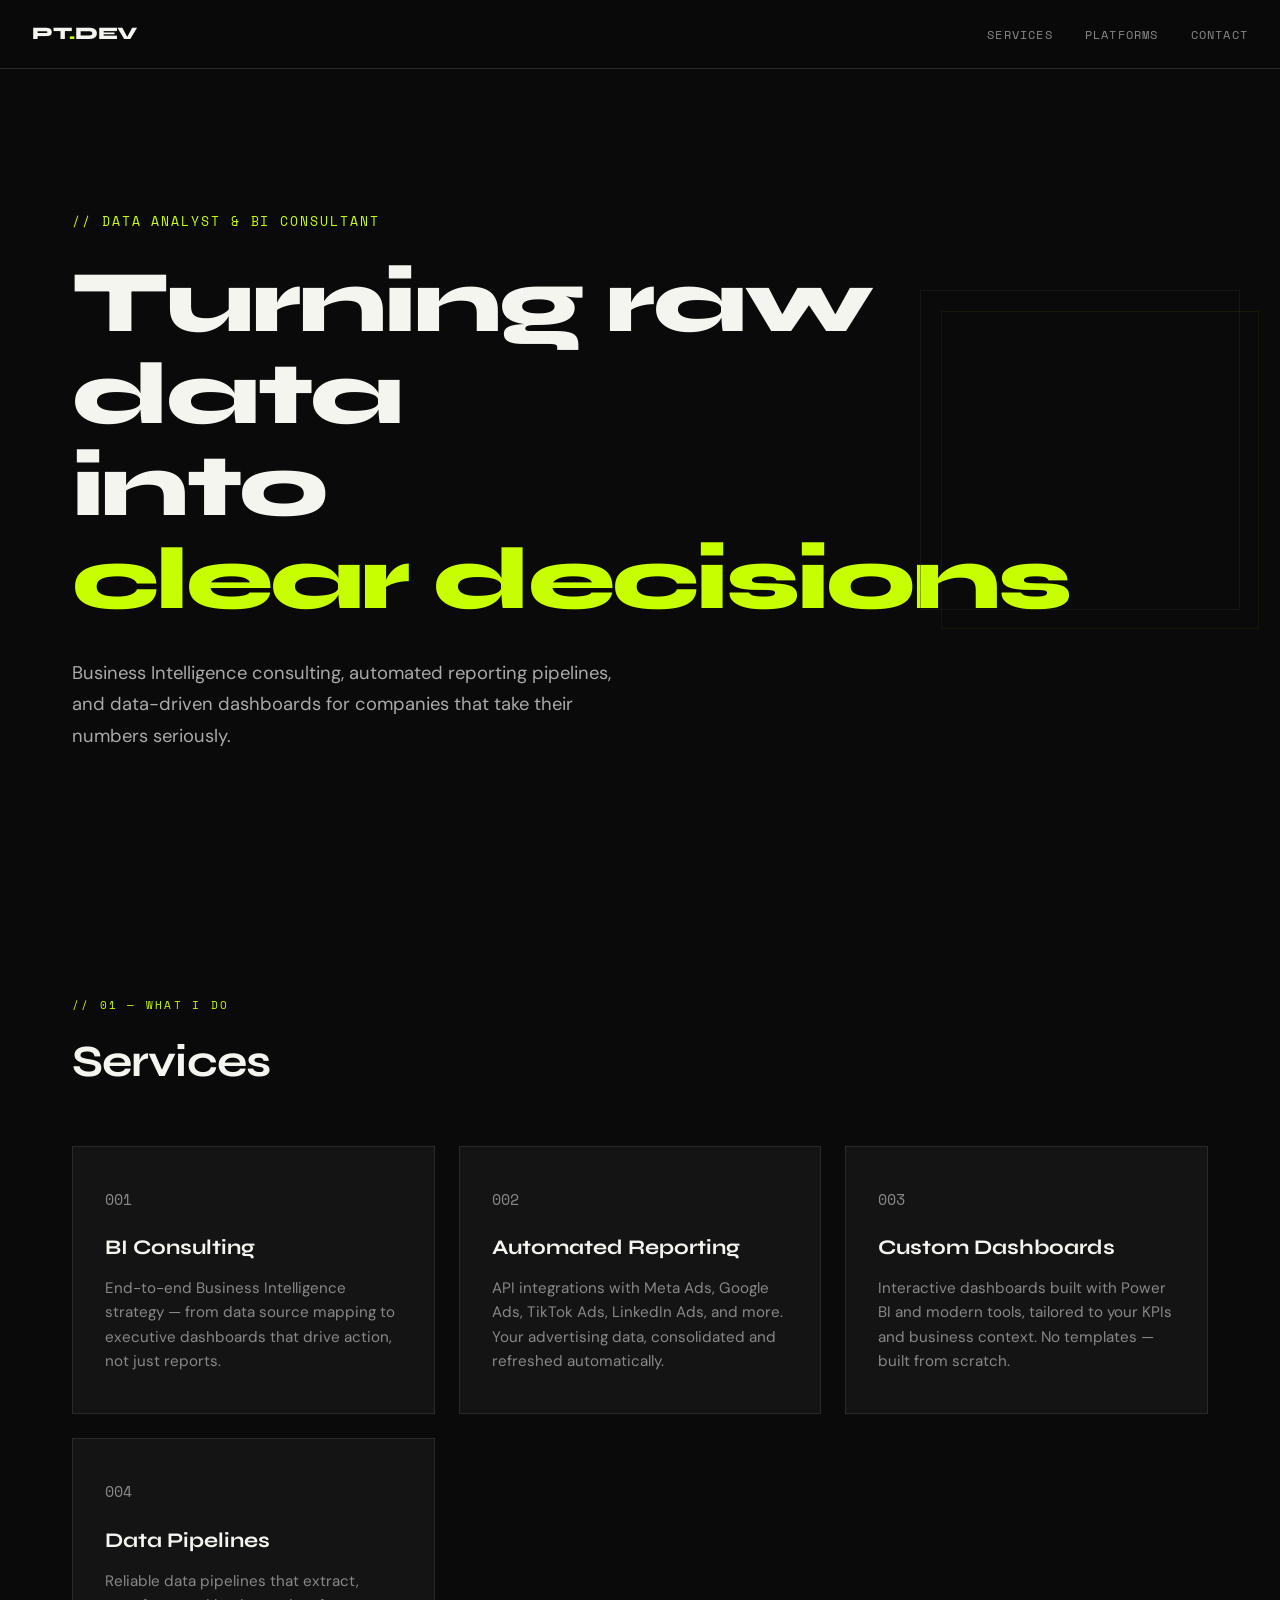
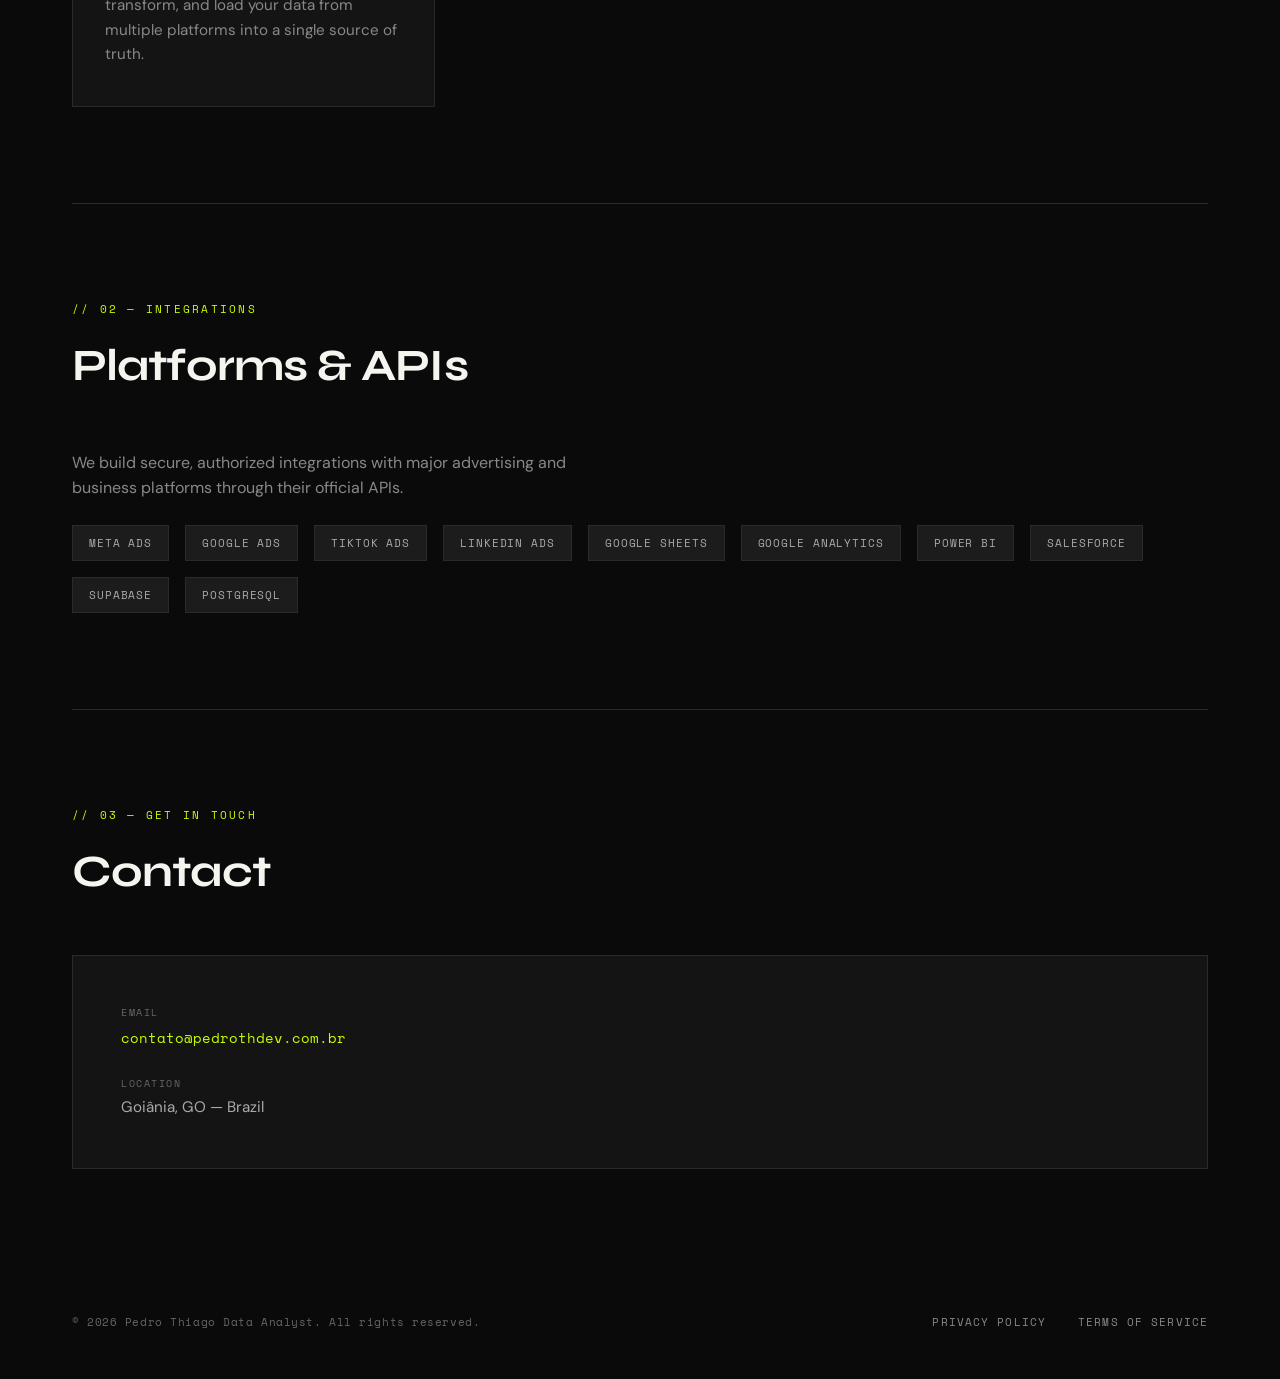
<file: index.html>
<!DOCTYPE html>
<html lang="en">
<head>
  <meta charset="UTF-8">
  <meta name="viewport" content="width=device-width, initial-scale=1.0">
  <link rel="shortcut icon" href="/favicon.ico" type="image/x-icon">
  <title>Pedro Thiago — Data Analyst & BI Consultant</title>
  <link rel="preconnect" href="https://fonts.googleapis.com">
  <link rel="preconnect" href="https://fonts.gstatic.com" crossorigin>
  <link href="https://fonts.googleapis.com/css2?family=Syne:wght@400;500;600;700;800&family=Space+Mono:ital,wght@0,400;0,700;1,400&family=DM+Sans:ital,opsz,wght@0,9..40,300;0,9..40,400;0,9..40,500;0,9..40,600;1,9..40,300;1,9..40,400&display=swap" rel="stylesheet">
  <link rel="stylesheet" href="/styles.css">
</head>
<body>

  <!-- ═══════════════ NAVIGATION ═══════════════ -->
  <nav>
    <a href="/" class="nav-logo">PT<span>.</span>DEV</a>
    <ul class="nav-links">
      <li><a href="#services">Services</a></li>
      <li><a href="#platforms">Platforms</a></li>
      <li><a href="#contact">Contact</a></li>
    </ul>
  </nav>

  <!-- ═══════════════ MAIN CONTENT ═══════════════ -->
    <!-- HERO -->
    <header class="hero">
      <p class="hero-tag">// Data Analyst & BI Consultant</p>
      <h1>
        Turning raw data<br>
        into <span class="accent">clear decisions</span>
      </h1>
      <p class="hero-desc">
        Business Intelligence consulting, automated reporting pipelines, and data-driven dashboards for companies that take their numbers seriously.
      </p>
      <div class="hero-grid-decoration" aria-hidden="true"></div>
    </header>

    <!-- SERVICES -->
    <section id="services">
      <p class="section-label">// 01 — What I do</p>
      <h2 class="section-title">Services</h2>
      <div class="services-grid">
        <div class="service-card">
          <p class="service-number">001</p>
          <h3>BI Consulting</h3>
          <p>End-to-end Business Intelligence strategy — from data source mapping to executive dashboards that drive action, not just reports.</p>
        </div>
        <div class="service-card">
          <p class="service-number">002</p>
          <h3>Automated Reporting</h3>
          <p>API integrations with Meta Ads, Google Ads, TikTok Ads, LinkedIn Ads, and more. Your advertising data, consolidated and refreshed automatically.</p>
        </div>
        <div class="service-card">
          <p class="service-number">003</p>
          <h3>Custom Dashboards</h3>
          <p>Interactive dashboards built with Power BI and modern tools, tailored to your KPIs and business context. No templates — built from scratch.</p>
        </div>
        <div class="service-card">
          <p class="service-number">004</p>
          <h3>Data Pipelines</h3>
          <p>Reliable data pipelines that extract, transform, and load your data from multiple platforms into a single source of truth.</p>
        </div>
      </div>
    </section>

    <div class="divider"><hr></div>

    <!-- PLATFORMS -->
    <section id="platforms">
      <p class="section-label">// 02 — Integrations</p>
      <h2 class="section-title">Platforms & APIs</h2>
      <p style="color: var(--gray-400); margin-bottom: 1.5rem; max-width: 560px;">
        We build secure, authorized integrations with major advertising and business platforms through their official APIs.
      </p>
      <div class="platforms">
        <span class="platform-tag">Meta Ads</span>
        <span class="platform-tag">Google Ads</span>
        <span class="platform-tag">TikTok Ads</span>
        <span class="platform-tag">LinkedIn Ads</span>
        <span class="platform-tag">Google Sheets</span>
        <span class="platform-tag">Google Analytics</span>
        <span class="platform-tag">Power BI</span>
        <span class="platform-tag">Salesforce</span>
        <span class="platform-tag">Supabase</span>
        <span class="platform-tag">PostgreSQL</span>
      </div>
    </section>

    <div class="divider"><hr></div>

    <!-- CONTACT -->
    <section id="contact">
      <p class="section-label">// 03 — Get in touch</p>
      <h2 class="section-title">Contact</h2>
      <div class="contact-block">
        <div>
          <p class="contact-label">Email</p>
          <a href="mailto:contato@pedrothdev.com.br">contato@pedrothdev.com.br</a>
        </div>
        <div>
          <p class="contact-label">Location</p>
          <p style="color: var(--gray-300); font-size: 0.95rem;">Goiânia, GO — Brazil</p>
        </div>
      </div>
    </section>

  <!-- ═══════════════ FOOTER ═══════════════ -->
  <footer>
    <p class="footer-copy">© 2026 Pedro Thiago Data Analyst. All rights reserved.</p>
    <div class="footer-legal">
      <a href="/privacy-policy/">Privacy Policy</a>
      <a href="/terms-of-service/">Terms of Service</a>
    </div>
  </footer>

</body>
</html>
</file>
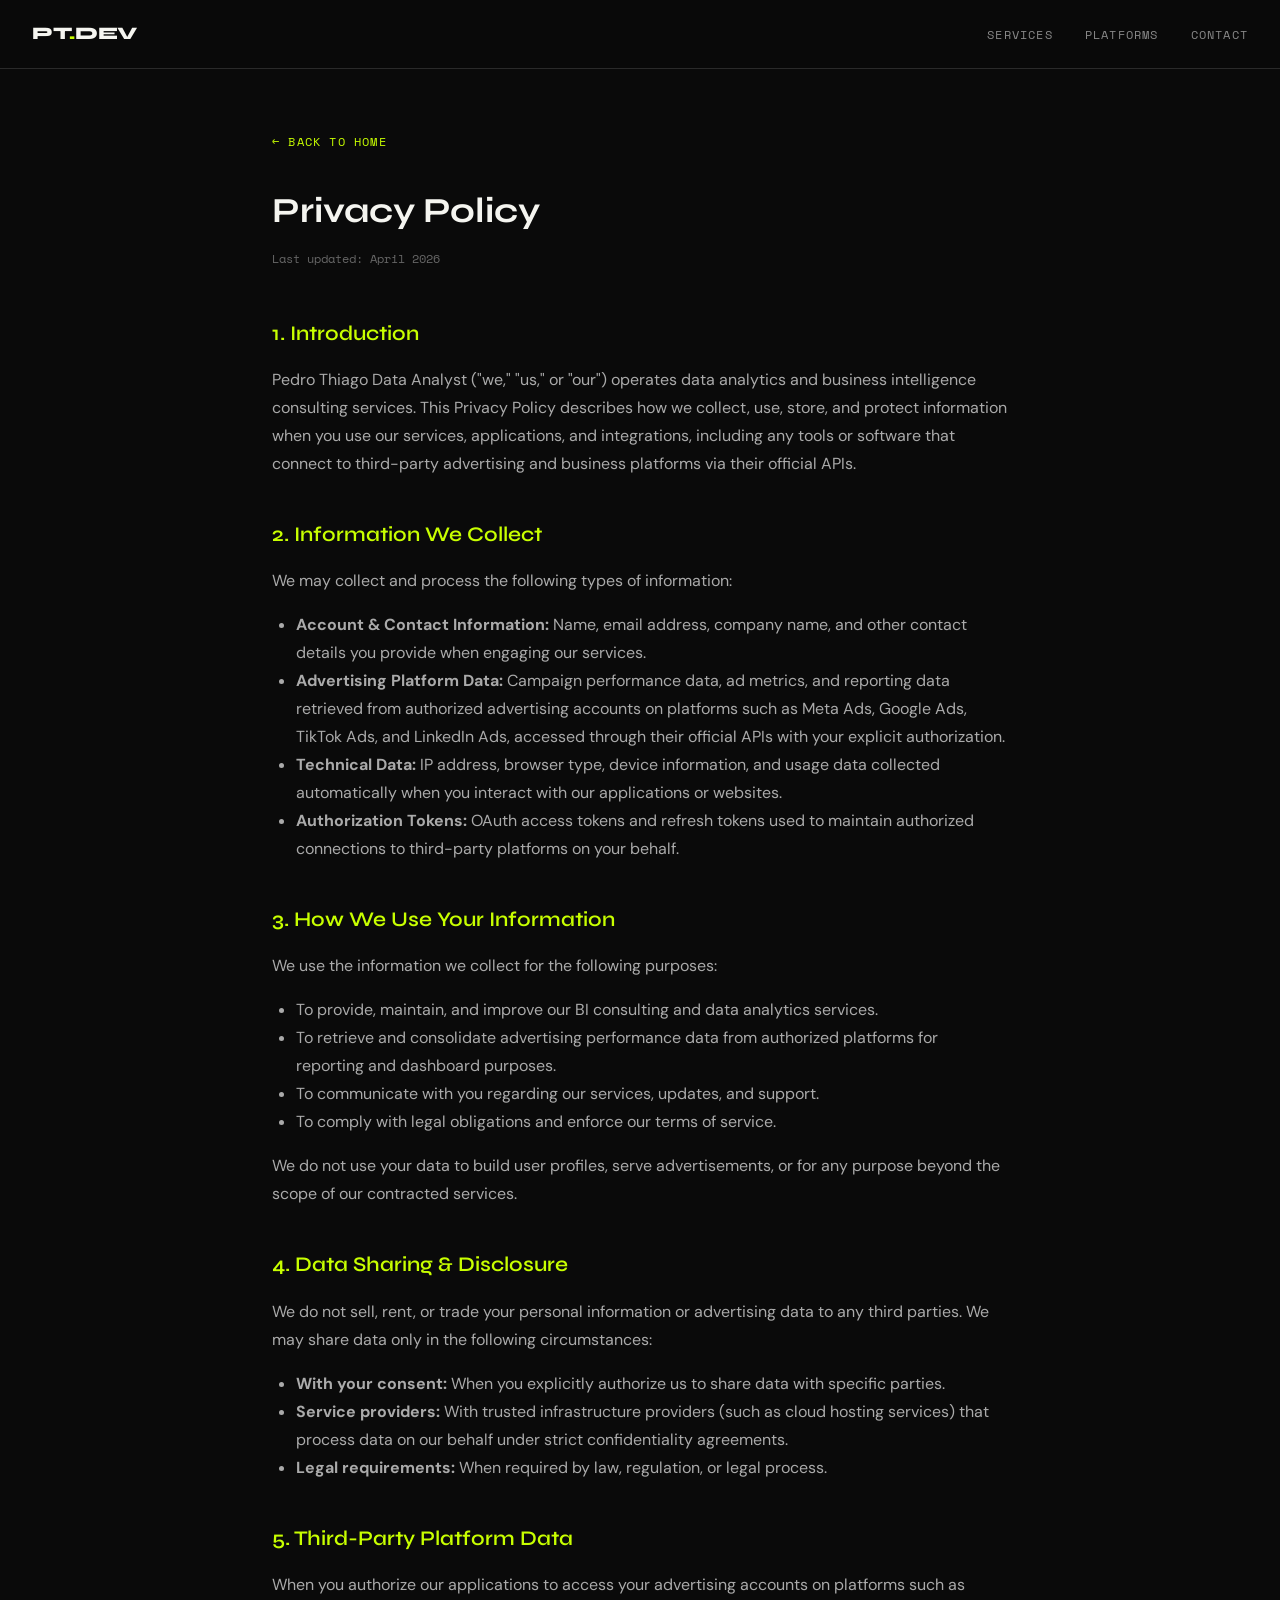
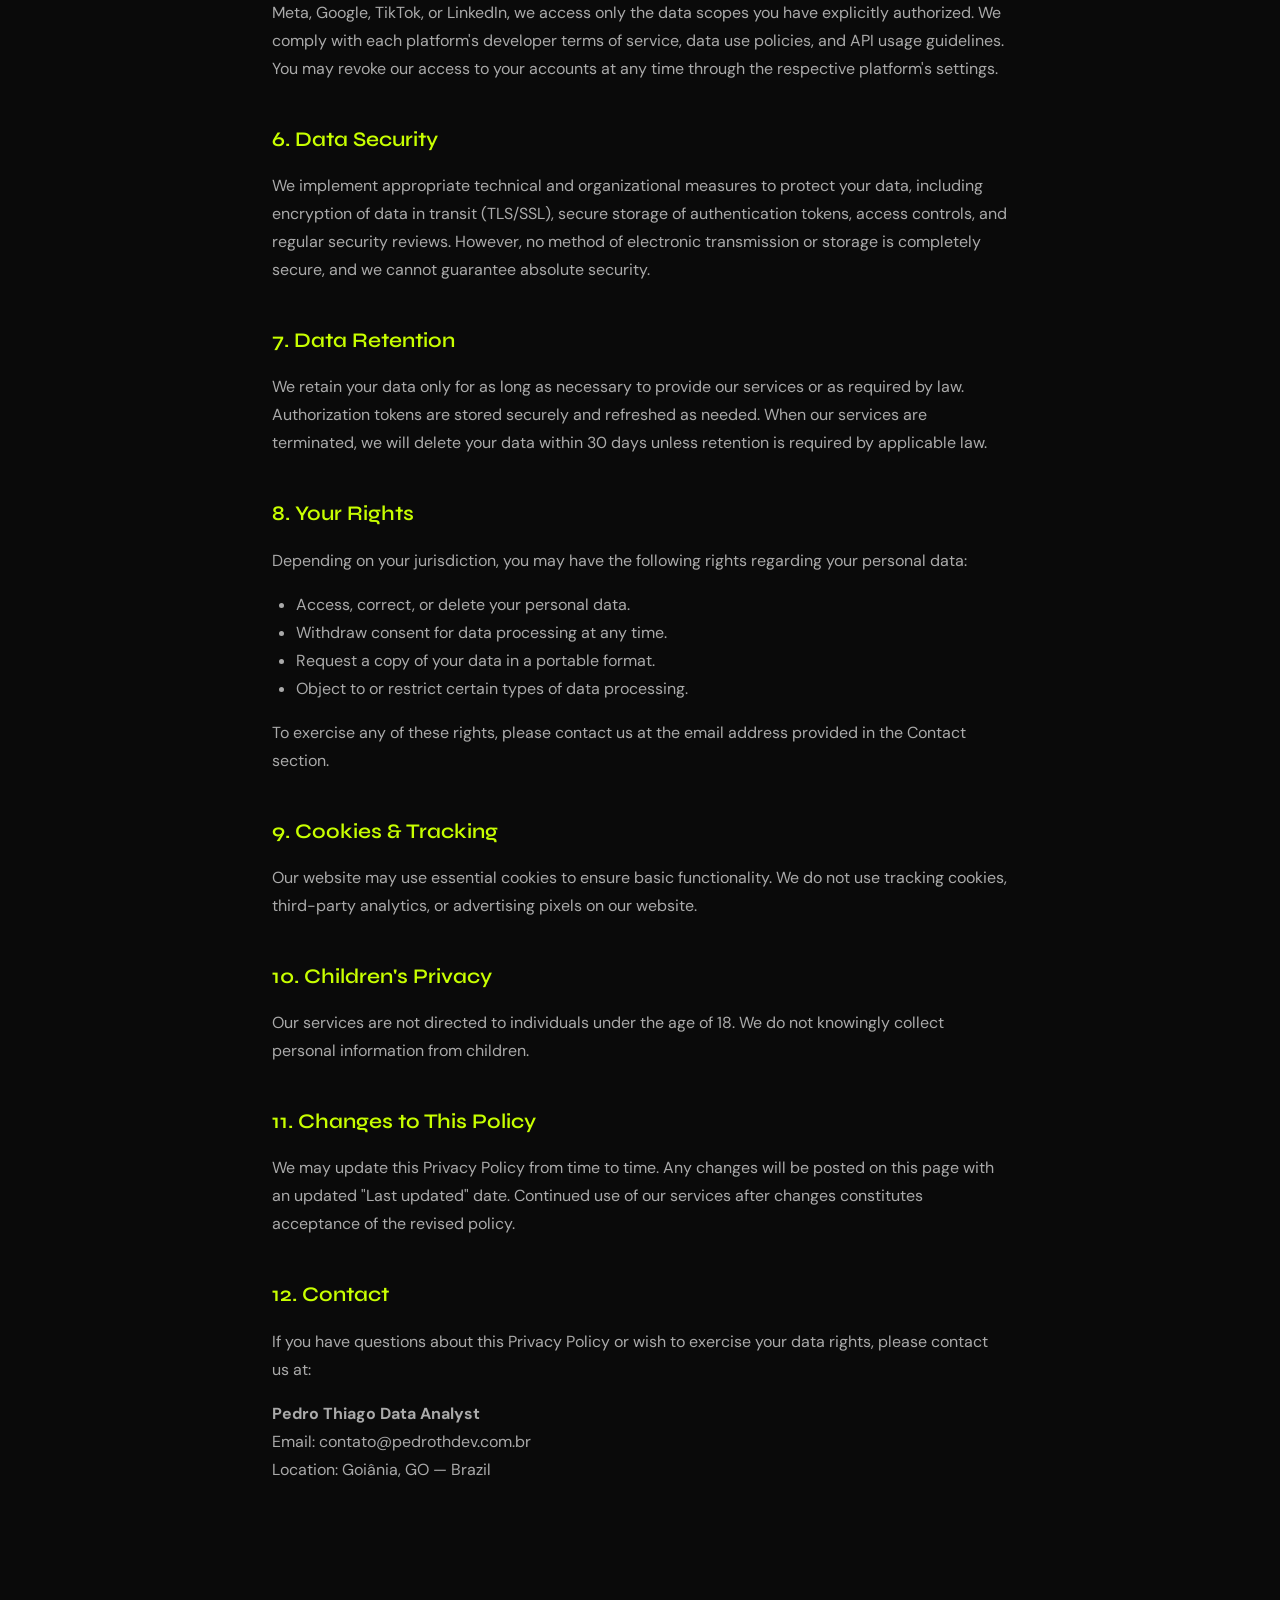
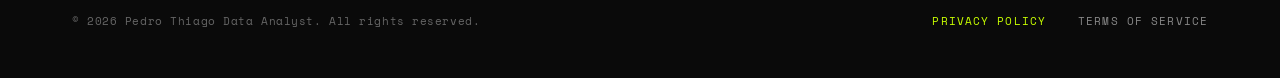
<file: privacy-policy/index.html>
<!DOCTYPE html>
<html lang="en">
<head>
  <meta charset="UTF-8">
  <meta name="viewport" content="width=device-width, initial-scale=1.0">
  <link rel="shortcut icon" href="/favicon.ico" type="image/x-icon">
  <title>Privacy Policy — Pedro Thiago</title>
  <link rel="preconnect" href="https://fonts.googleapis.com">
  <link rel="preconnect" href="https://fonts.gstatic.com" crossorigin>
  <link href="https://fonts.googleapis.com/css2?family=Syne:wght@400;500;600;700;800&family=Space+Mono:ital,wght@0,400;0,700;1,400&family=DM+Sans:ital,opsz,wght@0,9..40,300;0,9..40,400;0,9..40,500;0,9..40,600;1,9..40,300;1,9..40,400&display=swap" rel="stylesheet">
  <link rel="stylesheet" href="/styles.css">
</head>
<body>

  <nav>
    <a href="/" class="nav-logo">PT<span>.</span>DEV</a>
    <ul class="nav-links">
      <li><a href="/#services">Services</a></li>
      <li><a href="/#platforms">Platforms</a></li>
      <li><a href="/#contact">Contact</a></li>
    </ul>
  </nav>

  <main class="legal-page">
    <a href="/" class="back-link">← Back to Home</a>
    <h1>Privacy Policy</h1>
    <p class="legal-date">Last updated: April 2026</p>

    <h2>1. Introduction</h2>
    <p>Pedro Thiago Data Analyst ("we," "us," or "our") operates data analytics and business intelligence consulting services. This Privacy Policy describes how we collect, use, store, and protect information when you use our services, applications, and integrations, including any tools or software that connect to third-party advertising and business platforms via their official APIs.</p>

    <h2>2. Information We Collect</h2>
    <p>We may collect and process the following types of information:</p>
    <ul>
      <li><strong>Account & Contact Information:</strong> Name, email address, company name, and other contact details you provide when engaging our services.</li>
      <li><strong>Advertising Platform Data:</strong> Campaign performance data, ad metrics, and reporting data retrieved from authorized advertising accounts on platforms such as Meta Ads, Google Ads, TikTok Ads, and LinkedIn Ads, accessed through their official APIs with your explicit authorization.</li>
      <li><strong>Technical Data:</strong> IP address, browser type, device information, and usage data collected automatically when you interact with our applications or websites.</li>
      <li><strong>Authorization Tokens:</strong> OAuth access tokens and refresh tokens used to maintain authorized connections to third-party platforms on your behalf.</li>
    </ul>

    <h2>3. How We Use Your Information</h2>
    <p>We use the information we collect for the following purposes:</p>
    <ul>
      <li>To provide, maintain, and improve our BI consulting and data analytics services.</li>
      <li>To retrieve and consolidate advertising performance data from authorized platforms for reporting and dashboard purposes.</li>
      <li>To communicate with you regarding our services, updates, and support.</li>
      <li>To comply with legal obligations and enforce our terms of service.</li>
    </ul>
    <p>We do not use your data to build user profiles, serve advertisements, or for any purpose beyond the scope of our contracted services.</p>

    <h2>4. Data Sharing & Disclosure</h2>
    <p>We do not sell, rent, or trade your personal information or advertising data to any third parties. We may share data only in the following circumstances:</p>
    <ul>
      <li><strong>With your consent:</strong> When you explicitly authorize us to share data with specific parties.</li>
      <li><strong>Service providers:</strong> With trusted infrastructure providers (such as cloud hosting services) that process data on our behalf under strict confidentiality agreements.</li>
      <li><strong>Legal requirements:</strong> When required by law, regulation, or legal process.</li>
    </ul>

    <h2>5. Third-Party Platform Data</h2>
    <p>When you authorize our applications to access your advertising accounts on platforms such as Meta, Google, TikTok, or LinkedIn, we access only the data scopes you have explicitly authorized. We comply with each platform's developer terms of service, data use policies, and API usage guidelines. You may revoke our access to your accounts at any time through the respective platform's settings.</p>

    <h2>6. Data Security</h2>
    <p>We implement appropriate technical and organizational measures to protect your data, including encryption of data in transit (TLS/SSL), secure storage of authentication tokens, access controls, and regular security reviews. However, no method of electronic transmission or storage is completely secure, and we cannot guarantee absolute security.</p>

    <h2>7. Data Retention</h2>
    <p>We retain your data only for as long as necessary to provide our services or as required by law. Authorization tokens are stored securely and refreshed as needed. When our services are terminated, we will delete your data within 30 days unless retention is required by applicable law.</p>

    <h2>8. Your Rights</h2>
    <p>Depending on your jurisdiction, you may have the following rights regarding your personal data:</p>
    <ul>
      <li>Access, correct, or delete your personal data.</li>
      <li>Withdraw consent for data processing at any time.</li>
      <li>Request a copy of your data in a portable format.</li>
      <li>Object to or restrict certain types of data processing.</li>
    </ul>
    <p>To exercise any of these rights, please contact us at the email address provided in the Contact section.</p>

    <h2>9. Cookies & Tracking</h2>
    <p>Our website may use essential cookies to ensure basic functionality. We do not use tracking cookies, third-party analytics, or advertising pixels on our website.</p>

    <h2>10. Children's Privacy</h2>
    <p>Our services are not directed to individuals under the age of 18. We do not knowingly collect personal information from children.</p>

    <h2>11. Changes to This Policy</h2>
    <p>We may update this Privacy Policy from time to time. Any changes will be posted on this page with an updated "Last updated" date. Continued use of our services after changes constitutes acceptance of the revised policy.</p>

    <h2>12. Contact</h2>
    <p>If you have questions about this Privacy Policy or wish to exercise your data rights, please contact us at:</p>
    <p><strong>Pedro Thiago Data Analyst</strong><br>
    Email: contato@pedrothdev.com.br<br>
    Location: Goiânia, GO — Brazil</p>
  </main>

  <footer>
    <p class="footer-copy">© 2026 Pedro Thiago Data Analyst. All rights reserved.</p>
    <div class="footer-legal">
      <a href="/privacy-policy/" class="is-current" aria-current="page">Privacy Policy</a>
      <a href="/terms-of-service/">Terms of Service</a>
    </div>
  </footer>

</body>
</html>
</file>
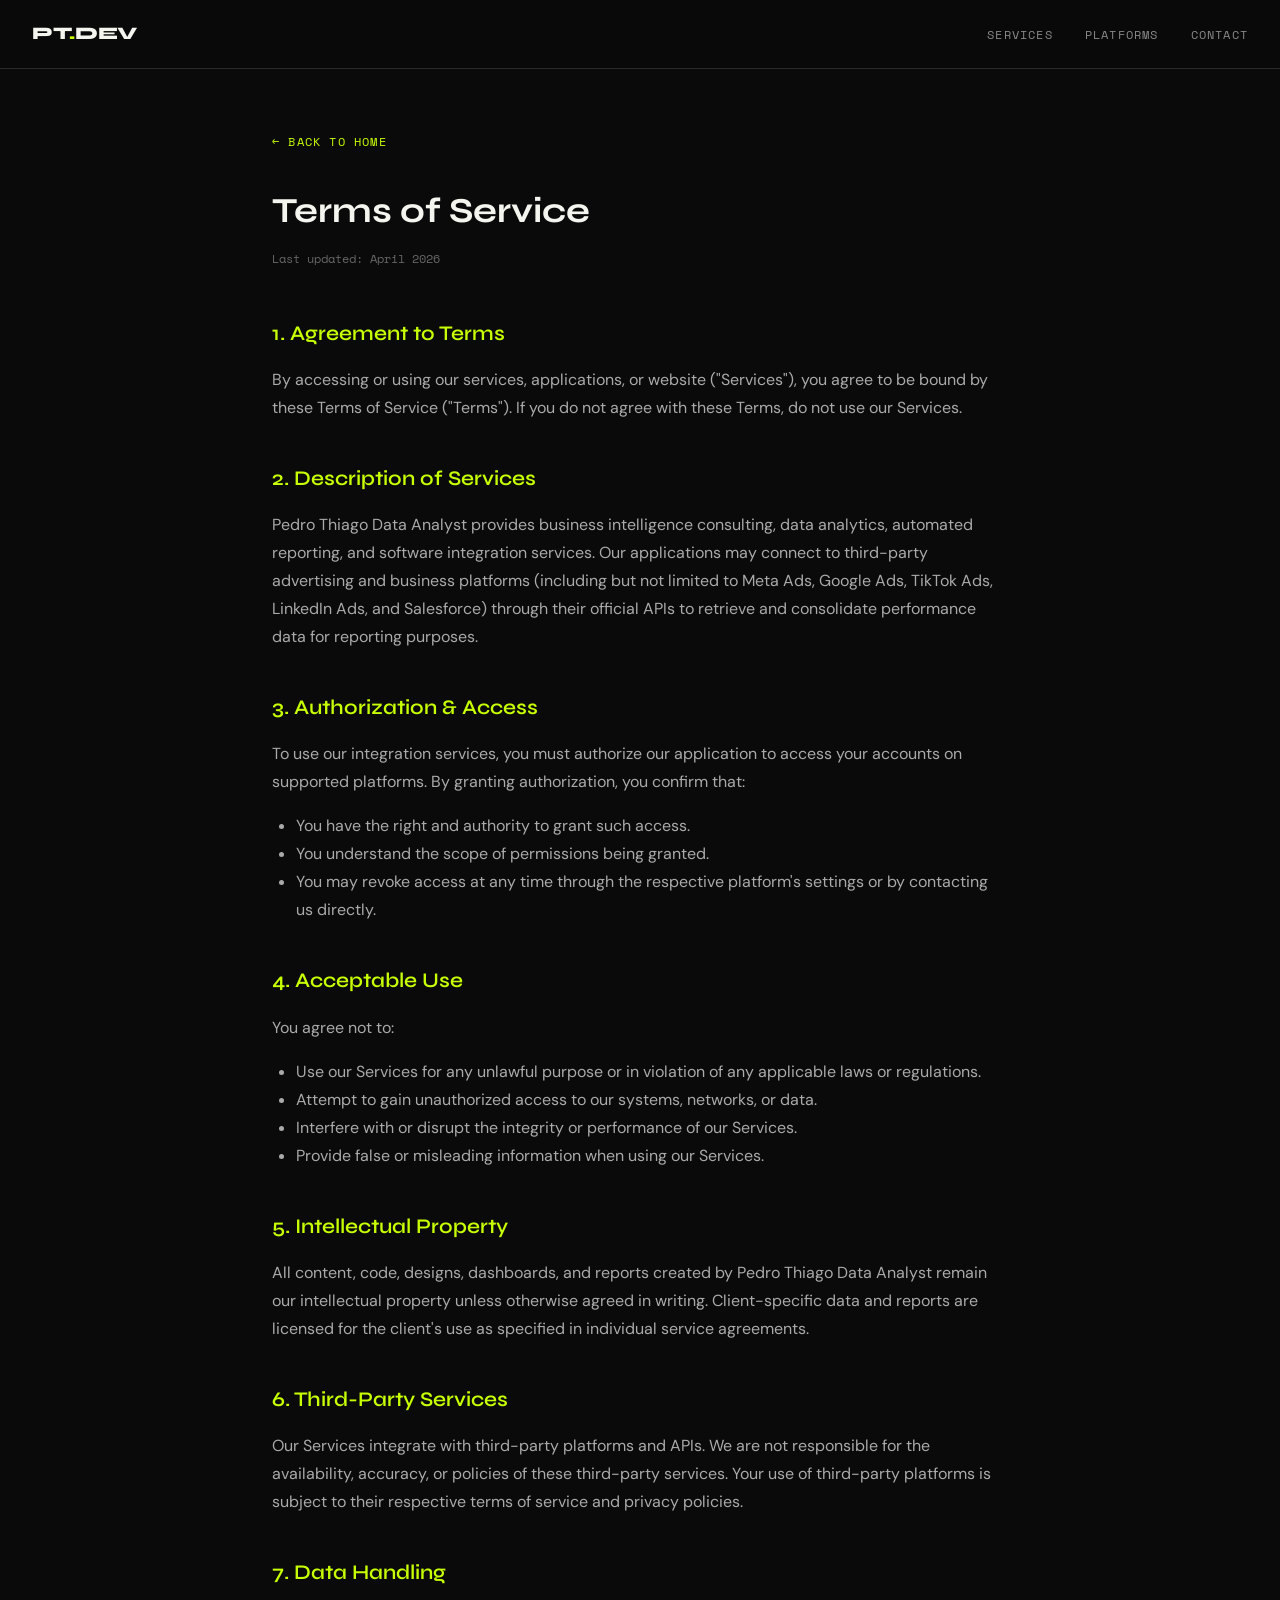
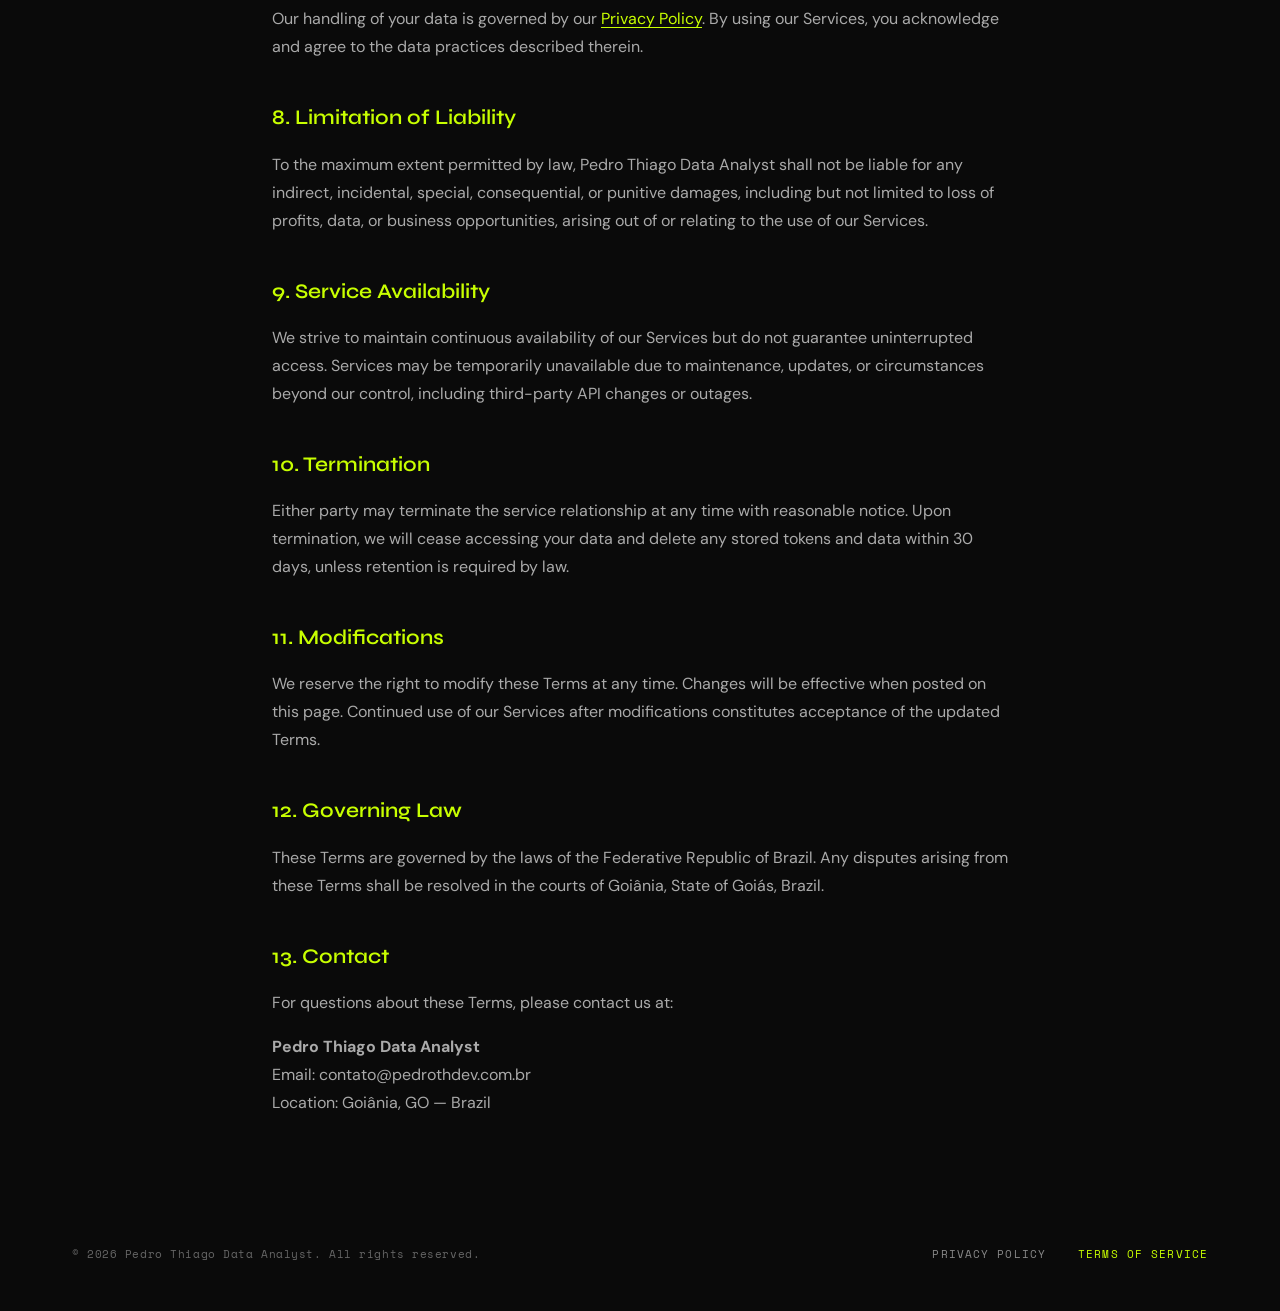
<file: terms-of-service/index.html>
<!DOCTYPE html>
<html lang="en">
<head>
  <meta charset="UTF-8">
  <meta name="viewport" content="width=device-width, initial-scale=1.0">
  <link rel="shortcut icon" href="/favicon.ico" type="image/x-icon">
  <title>Terms of Service — Pedro Thiago</title>
  <link rel="preconnect" href="https://fonts.googleapis.com">
  <link rel="preconnect" href="https://fonts.gstatic.com" crossorigin>
  <link href="https://fonts.googleapis.com/css2?family=Syne:wght@400;500;600;700;800&family=Space+Mono:ital,wght@0,400;0,700;1,400&family=DM+Sans:ital,opsz,wght@0,9..40,300;0,9..40,400;0,9..40,500;0,9..40,600;1,9..40,300;1,9..40,400&display=swap" rel="stylesheet">
  <link rel="stylesheet" href="/styles.css">
</head>
<body>

  <nav>
    <a href="/" class="nav-logo">PT<span>.</span>DEV</a>
    <ul class="nav-links">
      <li><a href="/#services">Services</a></li>
      <li><a href="/#platforms">Platforms</a></li>
      <li><a href="/#contact">Contact</a></li>
    </ul>
  </nav>

  <main class="legal-page">
    <a href="/" class="back-link">← Back to Home</a>
    <h1>Terms of Service</h1>
    <p class="legal-date">Last updated: April 2026</p>

    <h2>1. Agreement to Terms</h2>
    <p>By accessing or using our services, applications, or website ("Services"), you agree to be bound by these Terms of Service ("Terms"). If you do not agree with these Terms, do not use our Services.</p>

    <h2>2. Description of Services</h2>
    <p>Pedro Thiago Data Analyst provides business intelligence consulting, data analytics, automated reporting, and software integration services. Our applications may connect to third-party advertising and business platforms (including but not limited to Meta Ads, Google Ads, TikTok Ads, LinkedIn Ads, and Salesforce) through their official APIs to retrieve and consolidate performance data for reporting purposes.</p>

    <h2>3. Authorization & Access</h2>
    <p>To use our integration services, you must authorize our application to access your accounts on supported platforms. By granting authorization, you confirm that:</p>
    <ul>
      <li>You have the right and authority to grant such access.</li>
      <li>You understand the scope of permissions being granted.</li>
      <li>You may revoke access at any time through the respective platform's settings or by contacting us directly.</li>
    </ul>

    <h2>4. Acceptable Use</h2>
    <p>You agree not to:</p>
    <ul>
      <li>Use our Services for any unlawful purpose or in violation of any applicable laws or regulations.</li>
      <li>Attempt to gain unauthorized access to our systems, networks, or data.</li>
      <li>Interfere with or disrupt the integrity or performance of our Services.</li>
      <li>Provide false or misleading information when using our Services.</li>
    </ul>

    <h2>5. Intellectual Property</h2>
    <p>All content, code, designs, dashboards, and reports created by Pedro Thiago Data Analyst remain our intellectual property unless otherwise agreed in writing. Client-specific data and reports are licensed for the client's use as specified in individual service agreements.</p>

    <h2>6. Third-Party Services</h2>
    <p>Our Services integrate with third-party platforms and APIs. We are not responsible for the availability, accuracy, or policies of these third-party services. Your use of third-party platforms is subject to their respective terms of service and privacy policies.</p>

    <h2>7. Data Handling</h2>
    <p>Our handling of your data is governed by our <a href="/privacy-policy/" class="inline-legal">Privacy Policy</a>. By using our Services, you acknowledge and agree to the data practices described therein.</p>

    <h2>8. Limitation of Liability</h2>
    <p>To the maximum extent permitted by law, Pedro Thiago Data Analyst shall not be liable for any indirect, incidental, special, consequential, or punitive damages, including but not limited to loss of profits, data, or business opportunities, arising out of or relating to the use of our Services.</p>

    <h2>9. Service Availability</h2>
    <p>We strive to maintain continuous availability of our Services but do not guarantee uninterrupted access. Services may be temporarily unavailable due to maintenance, updates, or circumstances beyond our control, including third-party API changes or outages.</p>

    <h2>10. Termination</h2>
    <p>Either party may terminate the service relationship at any time with reasonable notice. Upon termination, we will cease accessing your data and delete any stored tokens and data within 30 days, unless retention is required by law.</p>

    <h2>11. Modifications</h2>
    <p>We reserve the right to modify these Terms at any time. Changes will be effective when posted on this page. Continued use of our Services after modifications constitutes acceptance of the updated Terms.</p>

    <h2>12. Governing Law</h2>
    <p>These Terms are governed by the laws of the Federative Republic of Brazil. Any disputes arising from these Terms shall be resolved in the courts of Goiânia, State of Goiás, Brazil.</p>

    <h2>13. Contact</h2>
    <p>For questions about these Terms, please contact us at:</p>
    <p><strong>Pedro Thiago Data Analyst</strong><br>
    Email: contato@pedrothdev.com.br<br>
    Location: Goiânia, GO — Brazil</p>
  </main>

  <footer>
    <p class="footer-copy">© 2026 Pedro Thiago Data Analyst. All rights reserved.</p>
    <div class="footer-legal">
      <a href="/privacy-policy/">Privacy Policy</a>
      <a href="/terms-of-service/" class="is-current" aria-current="page">Terms of Service</a>
    </div>
  </footer>

</body>
</html>
</file>
<file: styles.css>
:root {
  --black: #0A0A0A;
  --white: #F5F5F0;
  --lime: #C8FF00;
  --lime-dim: #9ABF00;
  --gray-900: #141414;
  --gray-800: #1C1C1C;
  --gray-700: #2A2A2A;
  --gray-500: #666;
  --gray-400: #888;
  --gray-300: #AAA;
  --font-display: 'Syne', sans-serif;
  --font-mono: 'Space Mono', monospace;
  --font-body: 'DM Sans', sans-serif;
}

* { margin: 0; padding: 0; box-sizing: border-box; }

html {
  scroll-behavior: smooth;
  background: var(--black);
  color: var(--white);
}

body {
  font-family: var(--font-body);
  font-size: 16px;
  line-height: 1.6;
  background: var(--black);
  overflow-x: hidden;
}

::selection {
  background: var(--lime);
  color: var(--black);
}

/* ═══════════════ NAV ═══════════════ */
nav {
  position: fixed;
  top: 0;
  left: 0;
  right: 0;
  z-index: 1000;
  padding: 1.25rem 2rem;
  display: flex;
  justify-content: space-between;
  align-items: center;
  background: rgba(10, 10, 10, 0.85);
  backdrop-filter: blur(20px);
  border-bottom: 1px solid var(--gray-700);
}

.nav-logo {
  font-family: var(--font-display);
  font-weight: 800;
  font-size: 1.1rem;
  letter-spacing: -0.02em;
  color: var(--white);
  text-decoration: none;
}

.nav-logo span {
  color: var(--lime);
}

.nav-links {
  display: flex;
  gap: 2rem;
  list-style: none;
}

.nav-links a {
  font-family: var(--font-mono);
  font-size: 0.75rem;
  text-transform: uppercase;
  letter-spacing: 0.1em;
  color: var(--gray-400);
  text-decoration: none;
  transition: color 0.3s;
}

.nav-links a:hover {
  color: var(--lime);
}

/* ═══════════════ HERO ═══════════════ */
.hero {
  min-height: 100vh;
  display: flex;
  flex-direction: column;
  justify-content: center;
  padding: 8rem 2rem 4rem;
  max-width: 1200px;
  margin: 0 auto;
  position: relative;
}

.hero-tag {
  font-family: var(--font-mono);
  font-size: 0.8rem;
  color: var(--lime);
  letter-spacing: 0.15em;
  text-transform: uppercase;
  margin-bottom: 1.5rem;
  opacity: 0;
  animation: fadeUp 0.8s ease forwards 0.2s;
}

.hero h1 {
  font-family: var(--font-display);
  font-size: clamp(2.8rem, 7vw, 5.5rem);
  font-weight: 800;
  line-height: 1.05;
  letter-spacing: -0.03em;
  margin-bottom: 2rem;
  opacity: 0;
  animation: fadeUp 0.8s ease forwards 0.4s;
}

.hero h1 .accent {
  color: var(--lime);
  display: inline-block;
}

.hero-desc {
  font-size: 1.15rem;
  color: var(--gray-300);
  max-width: 560px;
  line-height: 1.7;
  opacity: 0;
  animation: fadeUp 0.8s ease forwards 0.6s;
}

.hero-grid-decoration {
  position: absolute;
  right: 0;
  top: 50%;
  transform: translateY(-50%);
  width: 320px;
  height: 320px;
  border: 1px solid var(--gray-700);
  opacity: 0.4;
}

.hero-grid-decoration::before {
  content: '';
  position: absolute;
  top: 20px;
  left: 20px;
  right: -20px;
  bottom: -20px;
  border: 1px solid var(--lime);
  opacity: 0.15;
}

/* ═══════════════ SECTIONS ═══════════════ */
section {
  padding: 6rem 2rem;
  max-width: 1200px;
  margin: 0 auto;
}

.section-label {
  font-family: var(--font-mono);
  font-size: 0.7rem;
  text-transform: uppercase;
  letter-spacing: 0.2em;
  color: var(--lime);
  margin-bottom: 0.75rem;
}

.section-title {
  font-family: var(--font-display);
  font-size: clamp(1.8rem, 4vw, 2.8rem);
  font-weight: 700;
  letter-spacing: -0.02em;
  margin-bottom: 3rem;
}

/* ═══════════════ SERVICES ═══════════════ */
.services-grid {
  display: grid;
  grid-template-columns: repeat(auto-fit, minmax(300px, 1fr));
  gap: 1.5rem;
}

.service-card {
  background: var(--gray-900);
  border: 1px solid var(--gray-700);
  padding: 2.5rem 2rem;
  transition: all 0.4s ease;
  position: relative;
  overflow: hidden;
}

.service-card::before {
  content: '';
  position: absolute;
  top: 0;
  left: 0;
  width: 100%;
  height: 2px;
  background: var(--lime);
  transform: scaleX(0);
  transform-origin: left;
  transition: transform 0.4s ease;
}

.service-card:hover::before {
  transform: scaleX(1);
}

.service-card:hover {
  border-color: var(--gray-500);
  transform: translateY(-4px);
}

.service-number {
  font-family: var(--font-mono);
  font-size: 0.7rem;
  color: var(--lime-dim);
  margin-bottom: 1.25rem;
}

.service-card h3 {
  font-family: var(--font-display);
  font-size: 1.3rem;
  font-weight: 700;
  margin-bottom: 0.75rem;
}

.service-card p {
  color: var(--gray-400);
  font-size: 0.95rem;
  line-height: 1.6;
}

/* ═══════════════ PLATFORMS ═══════════════ */
.platforms {
  display: flex;
  flex-wrap: wrap;
  gap: 1rem;
  margin-top: 1rem;
}

.platform-tag {
  font-family: var(--font-mono);
  font-size: 0.7rem;
  text-transform: uppercase;
  letter-spacing: 0.08em;
  padding: 0.5rem 1rem;
  border: 1px solid var(--gray-700);
  color: var(--gray-300);
  background: var(--gray-800);
  transition: all 0.3s;
}

.platform-tag:hover {
  border-color: var(--lime);
  color: var(--lime);
}

/* ═══════════════ CONTACT ═══════════════ */
.contact-block {
  background: var(--gray-900);
  border: 1px solid var(--gray-700);
  padding: 3rem;
  display: flex;
  flex-direction: column;
  gap: 1.5rem;
}

.contact-block a {
  color: var(--lime);
  text-decoration: none;
  font-family: var(--font-mono);
  font-size: 0.9rem;
  transition: opacity 0.3s;
}

.contact-block a:hover {
  opacity: 0.7;
}

.contact-label {
  font-family: var(--font-mono);
  font-size: 0.65rem;
  text-transform: uppercase;
  letter-spacing: 0.15em;
  color: var(--gray-500);
  margin-bottom: 0.25rem;
}

/* ═══════════════ DIVIDER ═══════════════ */
.divider {
  max-width: 1200px;
  margin: 0 auto;
  padding: 0 2rem;
}

.divider hr {
  border: none;
  border-top: 1px solid var(--gray-700);
}

/* ═══════════════ LEGAL PAGES ═══════════════ */
.legal-page {
  padding: 8rem 2rem 4rem;
  max-width: 800px;
  margin: 0 auto;
}

.legal-page h1 {
  font-family: var(--font-display);
  font-size: 2.2rem;
  font-weight: 700;
  margin-bottom: 0.5rem;
}

.legal-page .legal-date {
  font-family: var(--font-mono);
  font-size: 0.75rem;
  color: var(--gray-500);
  margin-bottom: 3rem;
}

.legal-page h2 {
  font-family: var(--font-display);
  font-size: 1.3rem;
  font-weight: 600;
  margin-top: 2.5rem;
  margin-bottom: 1rem;
  color: var(--lime);
}

.legal-page p {
  color: var(--gray-300);
  margin-bottom: 1rem;
  line-height: 1.75;
}

.legal-page ul {
  color: var(--gray-300);
  margin-bottom: 1rem;
  padding-left: 1.5rem;
  line-height: 1.75;
}

.legal-page .back-link {
  display: inline-block;
  font-family: var(--font-mono);
  font-size: 0.75rem;
  text-transform: uppercase;
  letter-spacing: 0.1em;
  color: var(--lime);
  text-decoration: none;
  margin-bottom: 2rem;
  transition: opacity 0.3s;
}

.legal-page .back-link:hover {
  opacity: 0.7;
}

.legal-page a.inline-legal {
  color: var(--lime);
  text-decoration: underline;
  text-underline-offset: 3px;
}

.legal-page a.inline-legal:hover {
  opacity: 0.85;
}

/* ═══════════════ FOOTER ═══════════════ */
footer {
  padding: 3rem 2rem;
  max-width: 1200px;
  margin: 0 auto;
  display: flex;
  justify-content: space-between;
  align-items: center;
  flex-wrap: wrap;
  gap: 1rem;
}

.footer-copy {
  font-family: var(--font-mono);
  font-size: 0.7rem;
  color: var(--gray-500);
  letter-spacing: 0.05em;
}

.footer-legal {
  display: flex;
  gap: 2rem;
}

.footer-legal a {
  font-family: var(--font-mono);
  font-size: 0.7rem;
  text-transform: uppercase;
  letter-spacing: 0.1em;
  color: var(--gray-400);
  text-decoration: none;
  transition: color 0.3s;
}

.footer-legal a:hover {
  color: var(--lime);
}

.footer-legal a.is-current {
  color: var(--lime);
  pointer-events: none;
}

/* ═══════════════ ANIMATIONS ═══════════════ */
@keyframes fadeUp {
  from { opacity: 0; transform: translateY(30px); }
  to { opacity: 1; transform: translateY(0); }
}

/* ═══════════════ RESPONSIVE ═══════════════ */
@media (max-width: 768px) {
  nav { padding: 1rem; }
  .nav-links { gap: 1rem; }
  .nav-links a { font-size: 0.65rem; }
  .hero { padding: 7rem 1.5rem 3rem; }
  section { padding: 4rem 1.5rem; }
  .hero-grid-decoration { display: none; }
  .contact-block { padding: 2rem; }
  footer { flex-direction: column; text-align: center; }
  .footer-legal { gap: 1.5rem; }
  .legal-page { padding: 6rem 1.5rem 3rem; }
}

@media (max-width: 480px) {
  .nav-links { gap: 0.75rem; }
  .services-grid { grid-template-columns: 1fr; }
}
</file>
